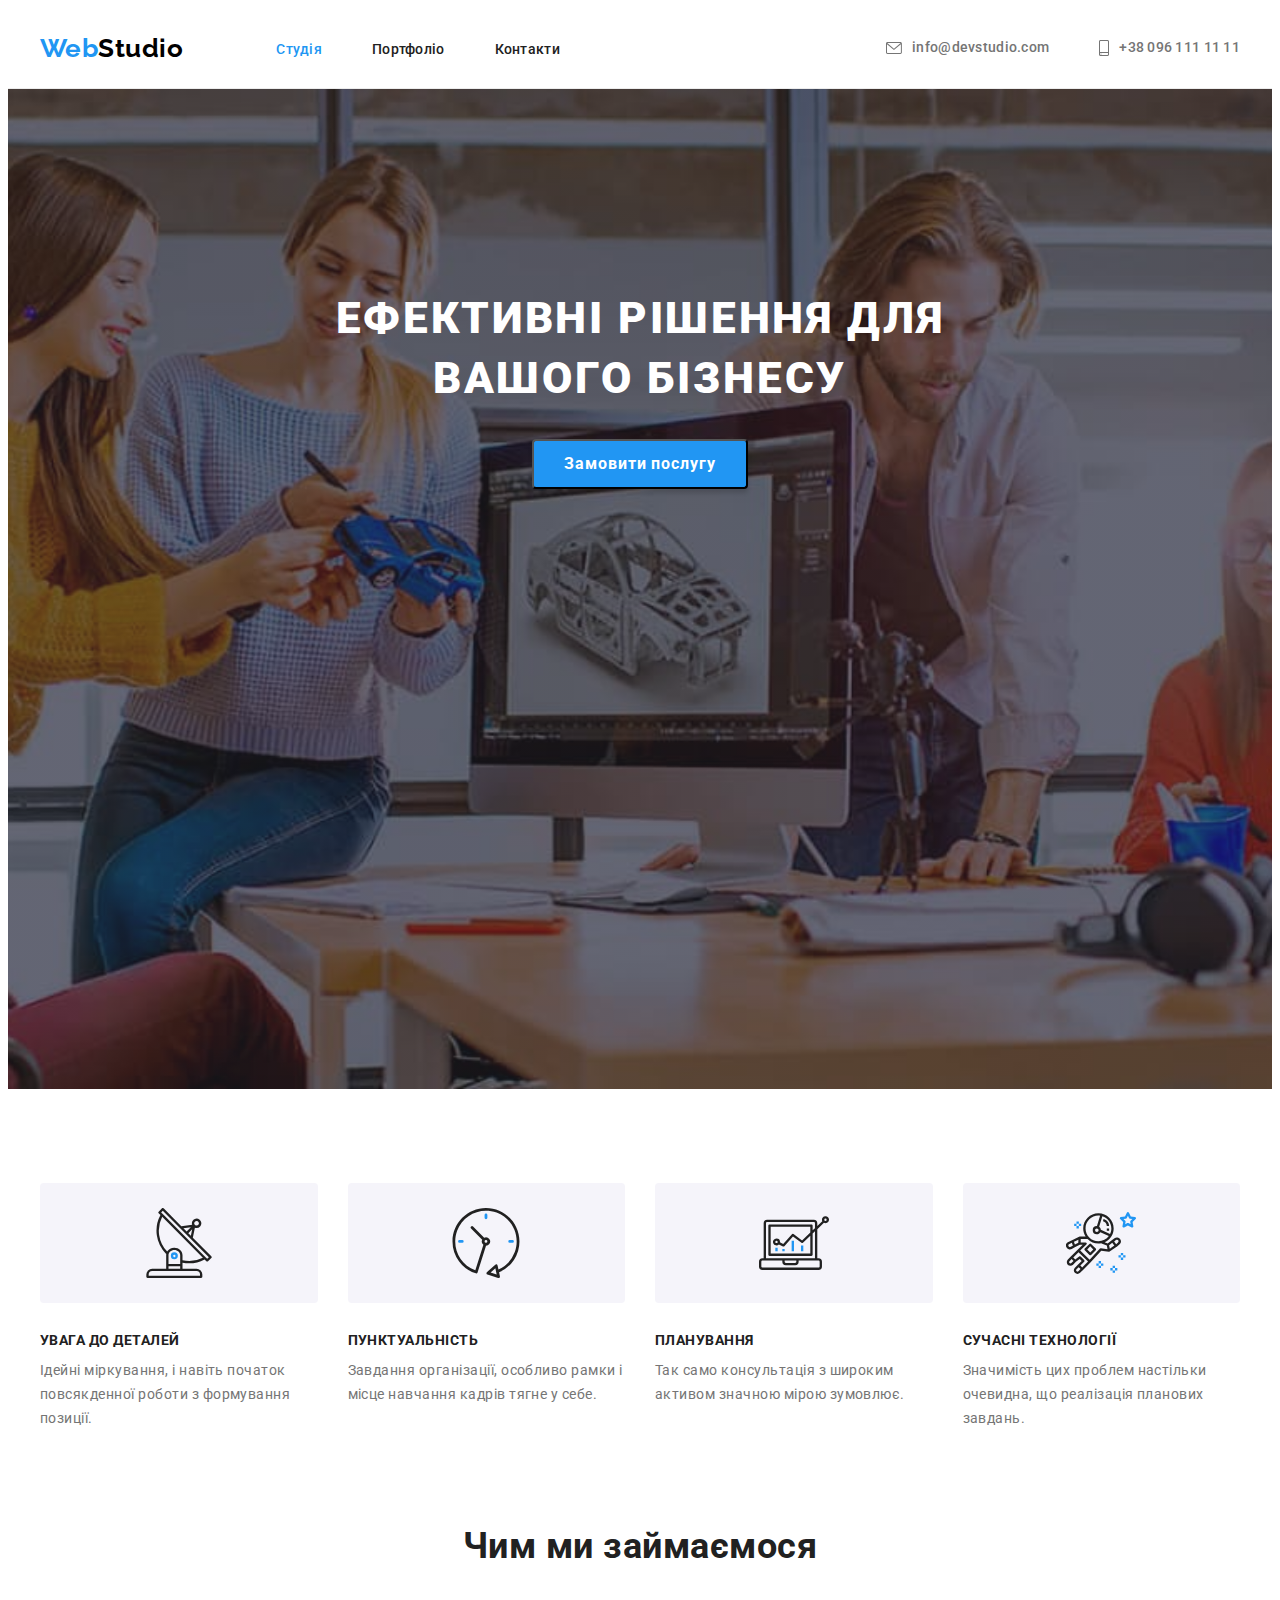
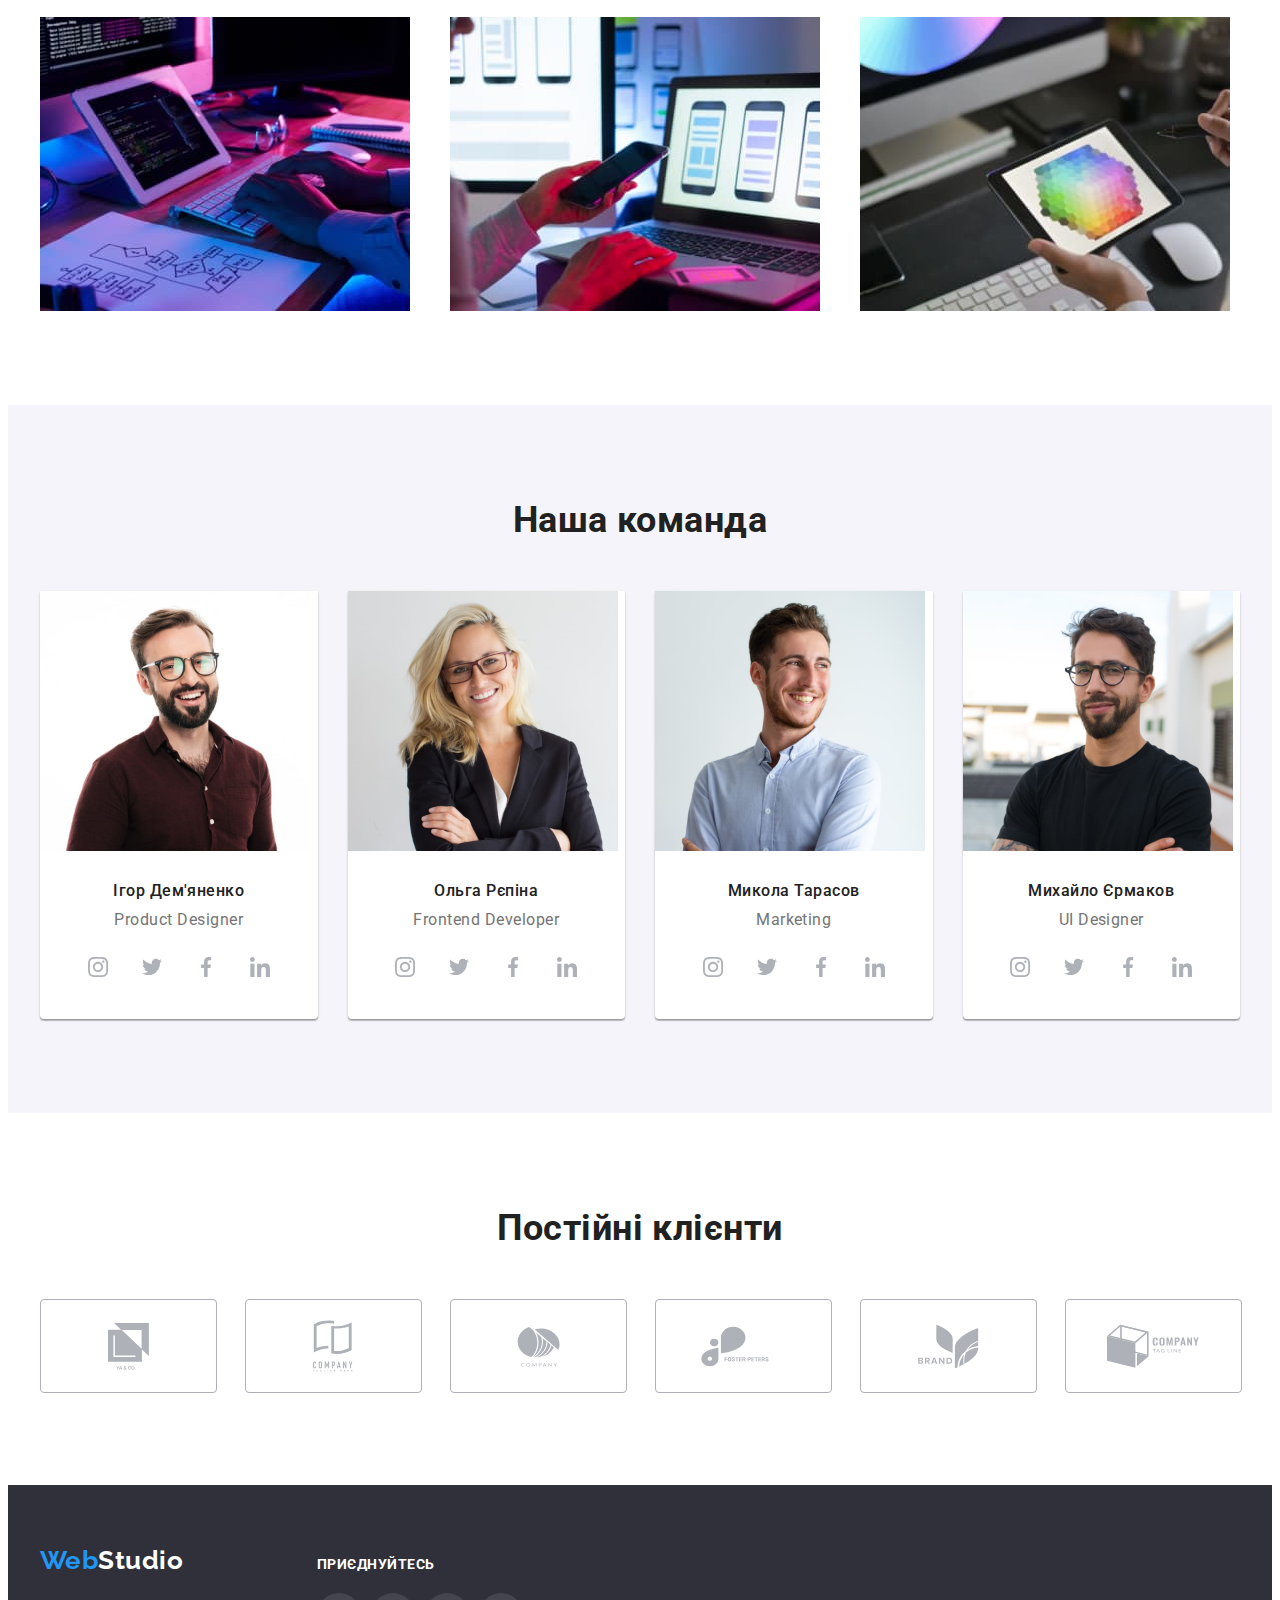
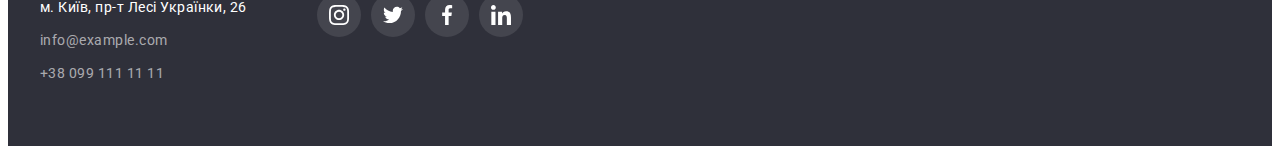
<file: index.html>
<!DOCTYPE html>
<html lang="uk">
  <head>
    <meta charset="UTF-8" />
    <meta http-equiv="X-UA-Compatible" content="IE=edge" />
    <meta name="viewport" content="width=device-width, initial-scale=1.0" />
    <title lang="en">WebStudio</title>
    <link rel="preconnect" href="https://fonts.googleapis.com" />
    <link rel="preconnect" href="https://fonts.gstatic.com" crossorigin />
    <link
      href="https://fonts.googleapis.com/css2?family=Raleway:wght@700&family=Roboto:wght@400;500;700;900&display=swap"
      rel="stylesheet"
    />
    <link
      rel="stylesheet"
      href="https://cdnjs.cloudflare.com/ajax/libs/modern-normalize/1.1.0/modern-normalize.min.css"
      integrity="sha512-wpPYUAdjBVSE4KJnH1VR1HeZfpl1ub8YT/NKx4PuQ5NmX2tKuGu6U/JRp5y+Y8XG2tV+wKQpNHVUX03MfMFn9Q=="
      crossorigin="anonymous"
      referrerpolicy="no-referrer"
    />
    <link rel="stylesheet" href="./css/styles.css" />
  </head>
  <body>
    <header class="header">
      <div class="container header-container">
        <nav class="header-nav">
          <a class="logo link" href="./index.html" lang="en"
            >Web<span class="logo-black">Studio</span></a
          >
          <ul class="nav list">
            <li><a class="nav-item link current" href="./index.html">Студія</a></li>
            <li><a class="nav-item link" href="./portfolio.html">Портфоліо</a></li>
            <li><a class="nav-item link" href="#">Контакти</a></li>
          </ul>
        </nav>
        <ul class="contacts list">
          <li class="contact-list-item">
            <a class="contacts-item link" href="mailto:info@devstudio.com">
              <svg class="icon" width="16" height="12">
                <use href="./images/symbol-defs.svg#icon-envelope"></use>
              </svg>
              info@devstudio.com
            </a>
          </li>
          <li class="contact-list-item">
            <a class="contacts-item link" href="tel:+380961111111">
              <svg class="icon" width="10" height="16">
                <use href="./images/symbol-defs.svg#icon-smartphone"></use>
              </svg>
              +38 096 111 11 11
            </a>
          </li>
        </ul>
      </div>
    </header>
    <main>
      <section class="hero overlay">
        <div class="container">
          <h1 class="hero-title">Ефективні рішення для вашого бізнесу</h1>
          <button class="hero-btn" type="button">Замовити послугу</button>
        </div>
      </section>
      <section class="advantages section">
        <div class="container">
          <h2 class="visually-hidden">Наші переваги</h2>
          <ul class="advantages-list list">
            <li class="advantages-title antenna-icon">
              <h3 class="advantages-subtitle">Увага до деталей</h3>
              <p class="advantages-text">
                Ідейні міркування, і навіть початок повсякденної роботи з формування
                позиції.
              </p>
            </li>
            <li class="advantages-title clock-icon">
              <h3 class="advantages-subtitle">Пунктуальність</h3>
              <p class="advantages-text">
                Завдання організації, особливо рамки і місце навчання кадрів тягне у себе.
              </p>
            </li>
            <li class="advantages-title diagram-icon">
              <h3 class="advantages-subtitle">Планування</h3>
              <p class="advantages-text">
                Так само консультація з широким активом значною мірою зумовлює.
              </p>
            </li>
            <li class="advantages-title astronaut-icon">
              <h3 class="advantages-subtitle">Сучасні технології</h3>
              <p class="advantages-text">
                Значимість цих проблем настільки очевидна, що реалізація планових завдань.
              </p>
            </li>
          </ul>
        </div>
      </section>
      <section class="our-work section">
        <div class="container">
          <h2 class="our-work-title">Чим ми займаємося</h2>
          <ul class="our-work-list list">
            <li class="our-work-img">
              <img
                src="./images/box1.jpg"
                alt="Людина працює за комп'ютером"
                width="370"
                height="294"
              />
            </li>
            <li class="our-work-img">
              <img
                src="./images/box2.jpg"
                alt="Людина працює за ноутбуком"
                width="370"
                height="294"
              />
            </li>
            <li class="our-work-img">
              <img
                src="./images/box3.jpg"
                alt="Людина працює за планшетом"
                width="370"
                height="294"
              />
            </li>
          </ul>
        </div>
      </section>
      <section class="team section">
        <div class="container">
          <h2 class="team-title">Наша команда</h2>
          <ul class="team-card list">
            <li class="team-card-item">
              <img
                src="./images/igor_demyanenko.jpg"
                alt="Усміхнений хлопець в окулярах"
                width="270"
                height="260"
              />
              <div class="about-team">
                <h3 class="team-name">Ігор Дем'яненко</h3>
                <p class="team-position" lang="en">Product Designer</p>
                <ul class="list about-team-items">
                  <li class="about-team-list">
                    <a class="about-team-link" href="">
                      <svg class="team-link-icon" width="20" height="20">
                        <use href="./images/symbol-defs.svg#icon-instagram"></use>
                      </svg>
                    </a>
                  </li>
                  <li class="about-team-list">
                    <a class="about-team-link" href="">
                      <svg class="team-link-icon" width="20" height="20">
                        <use href="./images/symbol-defs.svg#icon-twitter"></use>
                      </svg>
                    </a>
                  </li>
                  <li class="about-team-list">
                    <a class="about-team-link" href="">
                      <svg class="team-link-icon" width="20" height="20">
                        <use href="./images/symbol-defs.svg#icon-facebook"></use>
                      </svg>
                    </a>
                  </li>
                  <li class="about-team-list">
                    <a class="about-team-link" href="">
                      <svg class="team-link-icon" width="20" height="20">
                        <use href="./images/symbol-defs.svg#icon-linkedin"></use>
                      </svg>
                    </a>
                  </li>
                </ul>
              </div>
            </li>
            <li class="team-card-item">
              <img
                src="./images/olga_repina.jpg"
                alt="Усміхнена дівчина в окулярах"
                width="270"
                height="260"
              />
              <div class="about-team">
                <h3 class="team-name">Ольга Рєпіна</h3>
                <p class="team-position" lang="en">Frontend Developer</p>
                <ul class="list about-team-items">
                  <li class="about-team-list">
                    <a class="about-team-link" href="">
                      <svg class="team-link-icon" width="20" height="20">
                        <use href="./images/symbol-defs.svg#icon-instagram"></use>
                      </svg>
                    </a>
                  </li>
                  <li class="about-team-list">
                    <a class="about-team-link" href="">
                      <svg class="team-link-icon" width="20" height="20">
                        <use href="./images/symbol-defs.svg#icon-twitter"></use>
                      </svg>
                    </a>
                  </li>
                  <li class="about-team-list">
                    <a class="about-team-link" href="">
                      <svg class="team-link-icon" width="20" height="20">
                        <use href="./images/symbol-defs.svg#icon-facebook"></use>
                      </svg>
                    </a>
                  </li>
                  <li class="about-team-list">
                    <a class="about-team-link" href="">
                      <svg class="team-link-icon" width="20" height="20">
                        <use href="./images/symbol-defs.svg#icon-linkedin"></use>
                      </svg>
                    </a>
                  </li>
                </ul>
              </div>
            </li>
            <li class="team-card-item">
              <img
                src="./images/mukola_tarasov.jpg"
                alt="Гарниий усміхнений хлопець"
                width="270"
                height="260"
              />
              <div class="about-team">
                <h3 class="team-name">Микола Тарасов</h3>
                <p class="team-position" lang="en">Marketing</p>
                <ul class="list about-team-items">
                  <li class="about-team-list">
                    <a class="about-team-link" href="">
                      <svg class="team-link-icon" width="20" height="20">
                        <use href="./images/symbol-defs.svg#icon-instagram"></use>
                      </svg>
                    </a>
                  </li>
                  <li class="about-team-list">
                    <a class="about-team-link" href="">
                      <svg class="team-link-icon" width="20" height="20">
                        <use href="./images/symbol-defs.svg#icon-twitter"></use>
                      </svg>
                    </a>
                  </li>
                  <li class="about-team-list">
                    <a class="about-team-link" href="">
                      <svg class="team-link-icon" width="20" height="20">
                        <use href="./images/symbol-defs.svg#icon-facebook"></use>
                      </svg>
                    </a>
                  </li>
                  <li class="about-team-list">
                    <a class="about-team-link" href="">
                      <svg class="team-link-icon" width="20" height="20">
                        <use href="./images/symbol-defs.svg#icon-linkedin"></use>
                      </svg>
                    </a>
                  </li>
                </ul>
              </div>
            </li>
            <li class="team-card-item">
              <img
                src="./images/muhailo_ermakov.jpg"
                alt="Усміхений хлопець в окулярах з бородою"
                width="270"
                height="260"
              />
              <div class="about-team">
                <h3 class="team-name">Михайло Єрмаков</h3>
                <p class="team-position" lang="en">UI Designer</p>
                <ul class="list about-team-items">
                  <li class="about-team-list">
                    <a class="about-team-link" href="">
                      <svg class="team-link-icon" width="20" height="20">
                        <use href="./images/symbol-defs.svg#icon-instagram"></use>
                      </svg>
                    </a>
                  </li>
                  <li class="about-team-list">
                    <a class="about-team-link" href="">
                      <svg class="team-link-icon" width="20" height="20">
                        <use href="./images/symbol-defs.svg#icon-twitter"></use>
                      </svg>
                    </a>
                  </li>
                  <li class="about-team-list">
                    <a class="about-team-link" href="">
                      <svg class="team-link-icon" width="20" height="20">
                        <use href="./images/symbol-defs.svg#icon-facebook"></use>
                      </svg>
                    </a>
                  </li>
                  <li class="about-team-list">
                    <a class="about-team-link" href="">
                      <svg class="team-link-icon" width="20" height="20">
                        <use href="./images/symbol-defs.svg#icon-linkedin"></use>
                      </svg>
                    </a>
                  </li>
                </ul>
              </div>
            </li>
          </ul>
        </div>
      </section>
      <section class="clients section">
        <div class="container">
          <h2 class="clients-title">Постійні клієнти</h2>
          <ul class="clients-list list">
            <li class="clients-list-items">
              <a class="clients-item" href="">
                <svg class="clients-logo" width="41" height="47">
                  <use href="./images/symbol-defs.svg#icon-group1"></use>
                </svg>
              </a>
            </li>
            <li class="clients-list-items">
              <a class="clients-item" href="">
                <svg class="clients-logo" width="40" height="52">
                  <use href="./images/symbol-defs.svg#icon-group2"></use>
                </svg>
              </a>
            </li>
            <li class="clients-list-items">
              <a class="clients-item" href="">
                <svg class="clients-logo" width="43" height="41">
                  <use href="./images/symbol-defs.svg#icon-group3"></use>
                </svg>
              </a>
            </li>
            <li class="clients-list-items">
              <a class="clients-item" href="">
                <svg class="clients-logo" width="84" height="41">
                  <use href="./images/symbol-defs.svg#icon-group4"></use>
                </svg>
              </a>
            </li>
            <li class="clients-list-items">
              <a class="clients-item" href="">
                <svg class="clients-logo" width="63" height="45">
                  <use href="./images/symbol-defs.svg#icon-group5"></use>
                </svg>
              </a>
            </li>
            <li class="clients-list-items">
              <a class="clients-item" href="">
                <svg class="clients-logo" width="94" height="44">
                  <use href="./images/symbol-defs.svg#icon-group6"></use>
                </svg>
              </a>
            </li>
          </ul>
        </div>
      </section>
    </main>
    <footer class="footer">
      <div class="container footer-container">
        <div>
          <a class="logo link footer-logo" href="./index.html" lang="en"
            >Web<span class="logo-white">Studio</span></a
          >
          <address>
            <ul class="list">
              <li>
                <a
                  class="footer-address link"
                  href="https://goo.gl/maps/D6DfJtfhKEsYrStH9"
                  target="_blank"
                  rel="noopener noreferrer nofollow"
                  >м. Київ, пр-т Лесі Українки, 26</a
                >
              </li>
              <li>
                <a class="footer-contact-email link" href="mailto:info@example.com"
                  >info@example.com</a
                >
              </li>
              <li>
                <a class="footer-contact-tel link" href="tel:+380991111111"
                  >+38 099 111 11 11</a
                >
              </li>
            </ul>
          </address>
        </div>
        <div class="footer-social">
          <p class="footer-social-text">Приєднуйтесь</p>
          <ul class="footer-social-list list">
            <li class="footer-social-item">
              <a class="footer-social-link" href="">
                <svg class="footer-social-logo" width="20" height="20">
                  <use href="./images/symbol-defs.svg#icon-instagram"></use>
                </svg>
              </a>
            </li>
            <li class="footer-social-item">
              <a class="footer-social-link" href="">
                <svg class="footer-social-logo" width="20" height="20">
                  <use href="./images/symbol-defs.svg#icon-twitter"></use>
                </svg>
              </a>
            </li>
            <li class="footer-social-item">
              <a class="footer-social-link" href="">
                <svg class="footer-social-logo" width="20" height="20">
                  <use href="./images/symbol-defs.svg#icon-facebook"></use>
                </svg>
              </a>
            </li>
            <li class="footer-social-item">
              <a class="footer-social-link" href="">
                <svg class="footer-social-logo" width="20" height="20">
                  <use href="./images/symbol-defs.svg#icon-linkedin"></use>
                </svg>
              </a>
            </li>
          </ul>
        </div>
      </div>
    </footer>
  </body>
</html>
</file>
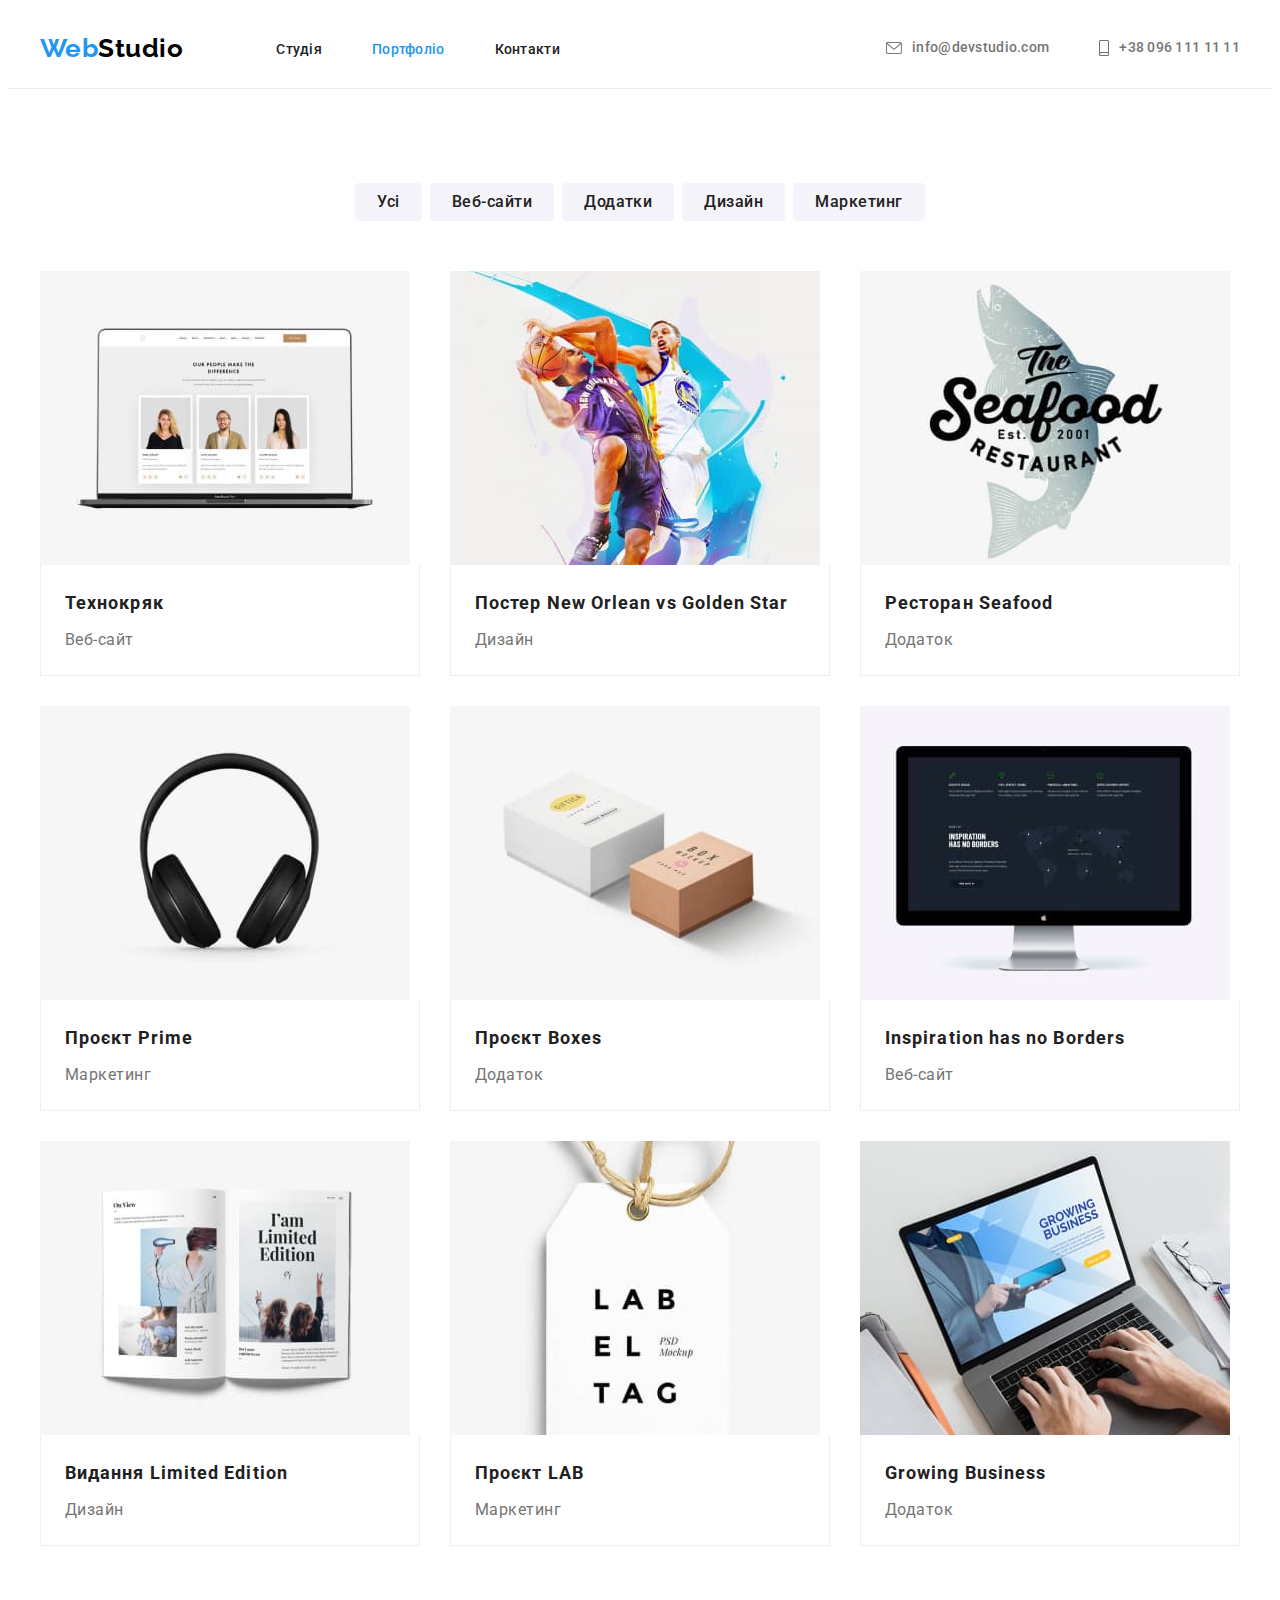
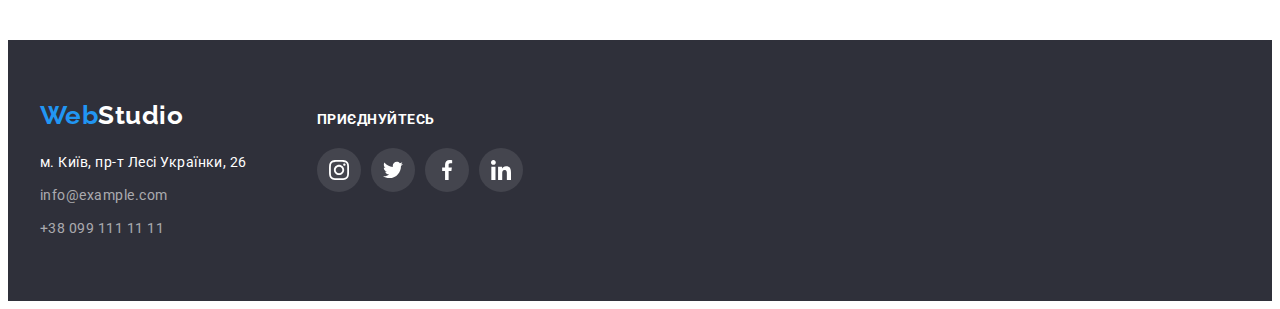
<file: portfolio.html>
<!DOCTYPE html>
<html lang="uk">
  <head>
    <meta charset="UTF-8" />
    <meta http-equiv="X-UA-Compatible" content="IE=edge" />
    <meta name="viewport" content="width=device-width, initial-scale=1.0" />
    <title lang="en">WebStudio</title>
    <link rel="preconnect" href="https://fonts.googleapis.com" />
    <link rel="preconnect" href="https://fonts.gstatic.com" crossorigin />
    <link
      href="https://fonts.googleapis.com/css2?family=Raleway:wght@700&family=Roboto:wght@400;500;700;900&display=swap"
      rel="stylesheet"
    />
    <link
      rel="stylesheet"
      href="https://cdnjs.cloudflare.com/ajax/libs/modern-normalize/1.1.0/modern-normalize.min.css"
      integrity="sha512-wpPYUAdjBVSE4KJnH1VR1HeZfpl1ub8YT/NKx4PuQ5NmX2tKuGu6U/JRp5y+Y8XG2tV+wKQpNHVUX03MfMFn9Q=="
      crossorigin="anonymous"
      referrerpolicy="no-referrer"
    />
    <link rel="stylesheet" href="./css/styles.css" />
  </head>
  <body>
    <header class="header">
      <div class="container header-container">
        <nav class="header-nav">
          <a class="logo link" href="./index.html" lang="en"
            >Web<span class="logo-black">Studio</span></a
          >
          <ul class="nav list">
            <li><a class="nav-item link" href="./index.html">Студія</a></li>
            <li>
              <a class="nav-item link current" href="./portfolio.html">Портфоліо</a>
            </li>
            <li><a class="nav-item link" href="#">Контакти</a></li>
          </ul>
        </nav>
        <ul class="contacts list">
          <li class="contact-list-item">
            <a class="contacts-item link" href="mailto:info@devstudio.com">
              <svg class="icon" width="16" height="12">
                <use href="./images/symbol-defs.svg#icon-envelope"></use>
              </svg>
              info@devstudio.com
            </a>
          </li>
          <li class="contact-list-item">
            <a class="contacts-item link" href="tel:+380961111111">
              <svg class="icon" width="10" height="16">
                <use href="./images/symbol-defs.svg#icon-smartphone"></use>
              </svg>
              +38 096 111 11 11
            </a>
          </li>
        </ul>
      </div>
    </header>
    <main>
      <section class="filter section">
        <div class="container">
          <h1 class="visually-hidden">Портфоліо</h1>
          <ul class="filter-button-item list">
            <li class="filter-list">
              <button class="filter-button" type="button">Усі</button>
            </li>
            <li class="filter-list">
              <button class="filter-button" type="button">Веб-сайти</button>
            </li>
            <li class="filter-list">
              <button class="filter-button" type="button">Додатки</button>
            </li>
            <li class="filter-list">
              <button class="filter-button" type="button">Дизайн</button>
            </li>
            <li class="filter-list">
              <button class="filter-button" type="button">Маркетинг</button>
            </li>
          </ul>
          <ul class="filter-cards list">
            <li class="filter-result">
              <a class="link filter-result-link" href="#" target="_blank">
                <img
                  src="./images/image1.jpg"
                  alt="Екран ноутбуку з трьома зображеннями"
                  width="370"
                  height="294"
                />
                <div class="about-card">
                  <h2 class="filter-title">Технокряк</h2>
                  <p class="filter-text">Веб-сайт</p>
                </div>
              </a>
            </li>
            <li class="filter-result">
              <a class="link filter-result-link" href="#" target="_blank">
                <img
                  src="./images/image2.jpg"
                  alt="Два баскетболіста з м'ячем"
                  width="370"
                  height="294"
                />
                <div class="about-card">
                  <h2 class="filter-title">
                    Постер <span lang="en">New Orlean vs Golden Star</span>
                  </h2>
                  <p class="filter-text">Дизайн</p>
                </div>
              </a>
            </li>
            <li class="filter-result">
              <a class="link filter-result-link" href="#" target="_blank">
                <img
                  src="./images/image3.jpg"
                  alt="Логотип ресторану"
                  width="370"
                  height="294"
                />
                <div class="about-card">
                  <h2 class="filter-title">Ресторан <span lang="en">Seafood</span></h2>
                  <p class="filter-text">Додаток</p>
                </div>
              </a>
            </li>
            <li class="filter-result">
              <a class="link filter-result-link" href="#" target="_blank">
                <img src="./images/image4.jpg" alt="Навушники" width="370" height="294" />
                <div class="about-card">
                  <h2 class="filter-title">Проєкт <span lang="en">Prime</span></h2>
                  <p class="filter-text">Маркетинг</p>
                </div>
              </a>
            </li>
            <li class="filter-result">
              <a class="link filter-result-link" href="#" target="_blank">
                <img
                  src="./images/image5.jpg"
                  alt="Велика та маленька коробки"
                  width="370"
                  height="294"
                />
                <div class="about-card">
                  <h2 class="filter-title">Проєкт <span lang="en">Boxes</span></h2>
                  <p class="filter-text">Додаток</p>
                </div>
              </a>
            </li>
            <li class="filter-result">
              <a class="link filter-result-link" href="#" target="_blank">
                <img
                  src="./images/image6.jpg"
                  alt="Екран монітору із написами"
                  width="370"
                  height="294"
                />
                <div class="about-card">
                  <h2 class="filter-title" lang="en">Inspiration has no Borders</h2>
                  <p class="filter-text">Веб-сайт</p>
                </div>
              </a>
            </li>
            <li class="filter-result">
              <a class="link filter-result-link" href="#" target="_blank">
                <img
                  src="./images/image7.jpg"
                  alt="Розгорнута книга"
                  width="370"
                  height="294"
                />
                <div class="about-card">
                  <h2 class="filter-title">
                    Видання <span lang="en">Limited Edition</span>
                  </h2>
                  <p class="filter-text">Дизайн</p>
                </div>
              </a>
            </li>
            <li class="filter-result">
              <a class="link filter-result-link" href="#" target="_blank">
                <img
                  src="./images/image8.jpg"
                  alt="Бірка з написом"
                  width="370"
                  height="294"
                />
                <div class="about-card">
                  <h2 class="filter-title">Проєкт <span lang="en">LAB</span></h2>
                  <p class="filter-text">Маркетинг</p>
                </div>
              </a>
            </li>
            <li class="filter-result">
              <a class="link filter-result-link" href="#" target="_blank">
                <img
                  src="./images/image9.jpg"
                  alt="Людина за ноутбуком"
                  width="370"
                  height="294"
                />
                <div class="about-card">
                  <h2 class="filter-title" lang="en">Growing Business</h2>
                  <p class="filter-text">Додаток</p>
                </div>
              </a>
            </li>
          </ul>
        </div>
      </section>
    </main>
    <footer class="footer">
      <div class="container footer-container">
        <div>
          <a class="logo link footer-logo" href="./index.html" lang="en"
            >Web<span class="logo-white">Studio</span></a
          >
          <address>
            <ul class="list">
              <li>
                <a
                  class="footer-address link"
                  href="https://goo.gl/maps/D6DfJtfhKEsYrStH9"
                  target="_blank"
                  rel="noopener noreferrer nofollow"
                  >м. Київ, пр-т Лесі Українки, 26</a
                >
              </li>
              <li>
                <a class="footer-contact-email link" href="mailto:info@example.com"
                  >info@example.com</a
                >
              </li>
              <li>
                <a class="footer-contact-tel link" href="tel:+380991111111"
                  >+38 099 111 11 11</a
                >
              </li>
            </ul>
          </address>
        </div>
        <div class="footer-social">
          <p class="footer-social-text">Приєднуйтесь</p>
          <ul class="footer-social-list list">
            <li class="footer-social-item">
              <a class="footer-social-link" href="">
                <svg class="footer-social-logo" width="20" height="20">
                  <use href="./images/symbol-defs.svg#icon-instagram"></use>
                </svg>
              </a>
            </li>
            <li class="footer-social-item">
              <a class="footer-social-link" href="">
                <svg class="footer-social-logo" width="20" height="20">
                  <use href="./images/symbol-defs.svg#icon-twitter"></use>
                </svg>
              </a>
            </li>
            <li class="footer-social-item">
              <a class="footer-social-link" href="">
                <svg class="footer-social-logo" width="20" height="20">
                  <use href="./images/symbol-defs.svg#icon-facebook"></use>
                </svg>
              </a>
            </li>
            <li class="footer-social-item">
              <a class="footer-social-link" href="">
                <svg class="footer-social-logo" width="20" height="20">
                  <use href="./images/symbol-defs.svg#icon-linkedin"></use>
                </svg>
              </a>
            </li>
          </ul>
        </div>
      </div>
    </footer>
  </body>
</html>
</file>
<file: css/styles.css>
:root {
  --accent-color-one: #212121;
  --accent-color-two: #2196f3;
  --secondary-color-font: #757575;
  --main-color-light: #ffffff;
  --main-color-dark: #000000;
  --hover-focus-color: #188ce8;
  --background-color-dark: #2f303a;
  --background-color-team: #f5f4fa;
  --footer-contact-color: rgba(255, 255, 255, 0.6);
  --portfolio-cards-border: #eeeeee;
  --header-border-line-bottom: #ececec;
  --hero-background: #c4c4c4;
  --clients-logo-color: #afb1b8;
}

p,
h1,
h2,
h3,
h4,
h5,
h6 {
  margin: 0;
}

ul {
  margin: 0;
  padding-left: 0;
}

.list {
  list-style: none;
}

.link {
  text-decoration: none;
}

button {
  cursor: pointer;
}

img {
  display: block;
  max-width: 100%;
  height: auto;
}

body {
  font-family: "Roboto", sans-serif;
  letter-spacing: 0.03em;
  background: var(--main-color-light);
  color: var(--accent-color-one);
}

.container {
  width: 1200px;
  padding-left: 15px;
  padding-right: 15px;
  /* outline: 2px solid red; */
  margin: 0 auto;
}

/* Header */

.header {
  border-bottom: 1px solid var(--header-border-line-bottom);
}

.logo {
  font-family: "Raleway", sans-serif;
  font-weight: 700;
  font-size: 26px;
  line-height: 1.19;
  color: var(--accent-color-two);
  margin-right: 93px;
}

.logo-black {
  color: var(--main-color-dark);
}

.logo-white {
  color: var(--main-color-light);
}

.header-nav {
  display: flex;
  align-items: center;
}

.header-container {
  display: flex;
  align-items: center;
}

.nav {
  display: flex;
  gap: 50px;
}

.nav-item {
  font-weight: 500;
  font-size: 14px;
  line-height: 1.14;
  letter-spacing: 0.02em;
  color: var(--accent-color-one);
  padding-top: 32px;
  padding-bottom: 32px;
}

.nav-item:hover,
.nav-item:focus {
  color: var(--accent-color-two);
}

.nav .current {
  color: var(--accent-color-two);
}

.contacts {
  display: flex;
  margin-left: auto;
  gap: 50px;
}

.contacts-item {
  font-weight: 500;
  font-size: 14px;
  line-height: 1.14;
  letter-spacing: 0.02em;
  color: var(--secondary-color-font);
  padding-top: 32px;
  padding-bottom: 32px;
  display: flex;
  align-items: center;
}

.contacts-item:hover,
.contacts-item:focus {
  color: var(--accent-color-two);
}

.contact-list-item {
  display: flex;
  align-items: center;
}

.icon {
  margin-right: 10px;
  fill: currentColor;
}

/* Sections */

.section {
  padding-top: 94px;
  padding-bottom: 94px;
}

.hero {
  background-color: var(--hero-background);
  padding-top: 200px;
  padding-bottom: 200px;
}

.overlay {
  max-width: 1600px;
  height: 600px;
  margin-left: auto;
  margin-right: auto;
  background-image: linear-gradient(rgba(47, 48, 58, 0.4), rgba(47, 48, 58, 0.4)),
    url("../images/hero_bg.jpg");
  background-size: cover;
  background-repeat: no-repeat;
  background-position: center;
}

.hero-title {
  font-weight: 900;
  font-size: 44px;
  line-height: 1.36;
  text-align: center;
  letter-spacing: 0.06em;
  text-transform: uppercase;
  color: var(--main-color-light);
  margin-bottom: 30px;
  max-width: 696px;
  margin-left: auto;
  margin-right: auto;
}

.hero-btn {
  font-family: "Roboto", sans-serif;
  font-weight: 700;
  font-size: 16px;
  line-height: 1.88;
  display: flex;
  align-items: center;
  text-align: center;
  letter-spacing: 0.06em;
  color: var(--main-color-light);
  background-color: var(--accent-color-two);
  box-shadow: 0px 4px 4px rgba(0, 0, 0, 0.15);
  border-radius: 4px;
  display: block;
  margin: 0 auto;
  min-width: 216px;
  height: 50px;
}

.hero-btn:hover,
.hero-btn:focus {
  background-color: var(--hover-focus-color);
}

.visually-hidden {
  position: absolute;
  width: 1px;
  height: 1px;
  margin: -1px;
  border: 0;
  padding: 0;
  white-space: nowrap;
  clip-path: inset(100%);
  clip: rect(0 0 0 0);
  overflow: hidden;
}

.advantages.section {
  padding-bottom: 0;
}

.advantages-list {
  display: flex;
  gap: 30px;
}

.advantages-title {
  width: calc((100% - 90px) / 4);
}

.advantages-title::before {
  display: block;
  content: "";
  height: 120px;
  background-size: 70px;
  background-repeat: no-repeat;
  background-position: center;
  background-color: var(--background-color-team);
  border-radius: 4px;
  margin-bottom: 30px;
}

.antenna-icon::before {
  background-image: url("../images/antenna.svg");
}

.clock-icon::before {
  background-image: url("../images/clock.svg");
}

.diagram-icon::before {
  background-image: url("../images/diagram.svg");
}

.astronaut-icon::before {
  background-image: url("../images/astronaut.svg");
}

.advantages-subtitle {
  font-weight: 700;
  font-size: 14px;
  line-height: 1.14;
  text-transform: uppercase;
  margin-bottom: 10px;
}

.advantages-text {
  font-size: 14px;
  line-height: 1.71;
  color: var(--secondary-color-font);
}

.our-work-list {
  display: flex;
  gap: 30px;
}

.our-work-img {
  width: calc((100% - 60px) / 3);
}

.our-work-title,
.team-title {
  font-weight: 700;
  font-size: 36px;
  line-height: 1.17;
  text-align: center;
  margin-bottom: 50px;
}

.team-card {
  display: flex;
  gap: 30px;
}

.team {
  background: var(--background-color-team);
}

.about-team {
  padding-top: 30px;
  padding-bottom: 30px;
}

.team-name {
  font-weight: 500;
  font-size: 16px;
  line-height: 1.19;
  text-align: center;
  margin-bottom: 10px;
}

.team-position {
  font-size: 16px;
  line-height: 1.19;
  text-align: center;
  margin-bottom: 16px;
  color: var(--secondary-color-font);
}

.team-card-item {
  background: var(--main-color-light);
  box-shadow: 0px 1px 3px rgba(0, 0, 0, 0.12), 0px 1px 1px rgba(0, 0, 0, 0.14),
    0px 2px 1px rgba(0, 0, 0, 0.2);
  border-radius: 0px 0px 4px 4px;
  width: calc((100% - 90px) / 4);
}

.about-team-items {
  display: flex;
  justify-content: center;
  gap: 10px;
}
.about-team-list {
  width: 44px;
  height: 44px;
}

.about-team-link {
  display: flex;
  width: 100%;
  height: 100%;
  border-radius: 50%;
  background-color: var(--main-color-light);
  align-items: center;
  justify-content: center;
  color: var(--clients-logo-color);
}

.team-link-icon {
  fill: currentColor;
}

.about-team-link:hover,
.about-team-link:focus {
  background-color: var(--accent-color-two);
  color: var(--main-color-light);
}

.clients-title {
  font-weight: 700;
  font-size: 36px;
  line-height: 1.17;
  text-align: center;
  color: var(--accent-color-one);
  margin-bottom: 50px;
}

.clients-list {
  display: flex;
  gap: 30px;
}

.clients-list-items {
  width: calc((100% - 150px) / 6);
  height: 92px;
}

.clients-item {
  display: flex;
  width: 100%;
  height: 100%;
  color: var(--clients-logo-color);
  border: 1px solid var(--clients-logo-color);
  border-radius: 4px;
  justify-content: center;
  align-items: center;
}

.clients-logo {
  fill: currentColor;
}

.clients-item:hover,
.clients-item:focus {
  color: var(--accent-color-two);
  border: 1px solid var(--accent-color-two);
}

/* Footer */
.footer-logo {
  display: block;
  margin-bottom: 20px;
  margin-right: 0;
}

.footer {
  background-color: var(--background-color-dark);
  padding-top: 60px;
  padding-bottom: 60px;
}

.footer-address {
  font-weight: 400;
  font-size: 14px;
  line-height: 1.71;
  color: var(--main-color-light);
  font-style: normal;
  margin-bottom: 9px;
  display: block;
}

.footer-contact-email,
.footer-contact-tel {
  font-weight: 400;
  font-size: 14px;
  line-height: 1.71;
  color: var(--footer-contact-color);
  font-style: normal;
  display: block;
}

.footer-address:hover,
.footer-address:focus,
.footer-contact-email:hover,
.footer-contact-email:focus,
.footer-contact-tel:hover,
.footer-contact-tel:focus {
  color: var(--accent-color-two);
}

.footer-contact-email {
  margin-bottom: 9px;
}

.footer-container {
  display: flex;
  align-items: baseline;
}

.footer-social {
  display: block;
  margin-left: 70px;
}

.footer-social-list {
  display: flex;
  gap: 10px;
  justify-content: center;
}

.footer-social-item {
  width: 44px;
  height: 44px;
}

.footer-social-text {
  font-weight: 700;
  font-size: 14px;
  line-height: 1.14;
  text-transform: uppercase;
  color: var(--main-color-light);
  margin-bottom: 20px;
}

.footer-social-link {
  display: flex;
  width: 100%;
  height: 100%;
  border-radius: 50%;
  background-color: rgba(255, 255, 255, 0.1);
  align-items: center;
  justify-content: center;
  color: var(--main-color-light);
}

.footer-social-logo {
  fill: currentColor;
}

.footer-social-link:hover,
.footer-social-link:focus {
  background-color: var(--accent-color-two);
}

/* Portfolio */

.filter-button-item {
  display: flex;
  justify-content: center;
  gap: 8px;
  margin-bottom: 50px;
}

.filter-button {
  font-family: "Roboto", sans-serif;
  font-weight: 500;
  font-size: 16px;
  line-height: 1.63;
  text-align: center;
  letter-spacing: 0.03em;
  color: var(--accent-color-one);
  background: var(--background-color-team);
  border-radius: 4px;
  border: transparent;
  padding: 6px 22px;
}

.filter-button:hover,
.filter-button:focus {
  color: var(--main-color-light);
  background-color: var(--accent-color-two);
  box-shadow: 0px 3px 1px rgba(0, 0, 0, 0.1), 0px 1px 2px rgba(0, 0, 0, 0.08),
    0px 2px 2px rgba(0, 0, 0, 0.12);
  border-radius: 4px;
  border: transparent;
}

.about-card {
  padding: 20px 24px;
  border-bottom: 1px solid var(--portfolio-cards-border);
  border-left: 1px solid var(--portfolio-cards-border);
  border-right: 1px solid var(--portfolio-cards-border);
}

.filter-cards {
  display: flex;
  flex-wrap: wrap;
  gap: 30px;
}

.filter-title {
  font-weight: 700;
  font-size: 18px;
  line-height: 2;
  letter-spacing: 0.06em;
  color: var(--accent-color-one);
  margin-bottom: 4px;
}

.filter-text {
  font-size: 16px;
  line-height: 1.88;
  color: var(--secondary-color-font);
}

.filter-result {
  background: var(--main-color-light);
  width: calc((100% - 60px) / 3);
}

.filter-result-link {
  display: block;
}

.filter-result-link:hover,
.filter-result-link:focus {
  box-shadow: 0px 1px 1px rgba(0, 0, 0, 0.12), 0px 4px 4px rgba(0, 0, 0, 0.06),
    1px 4px 6px rgba(0, 0, 0, 0.16);
}
</file>
